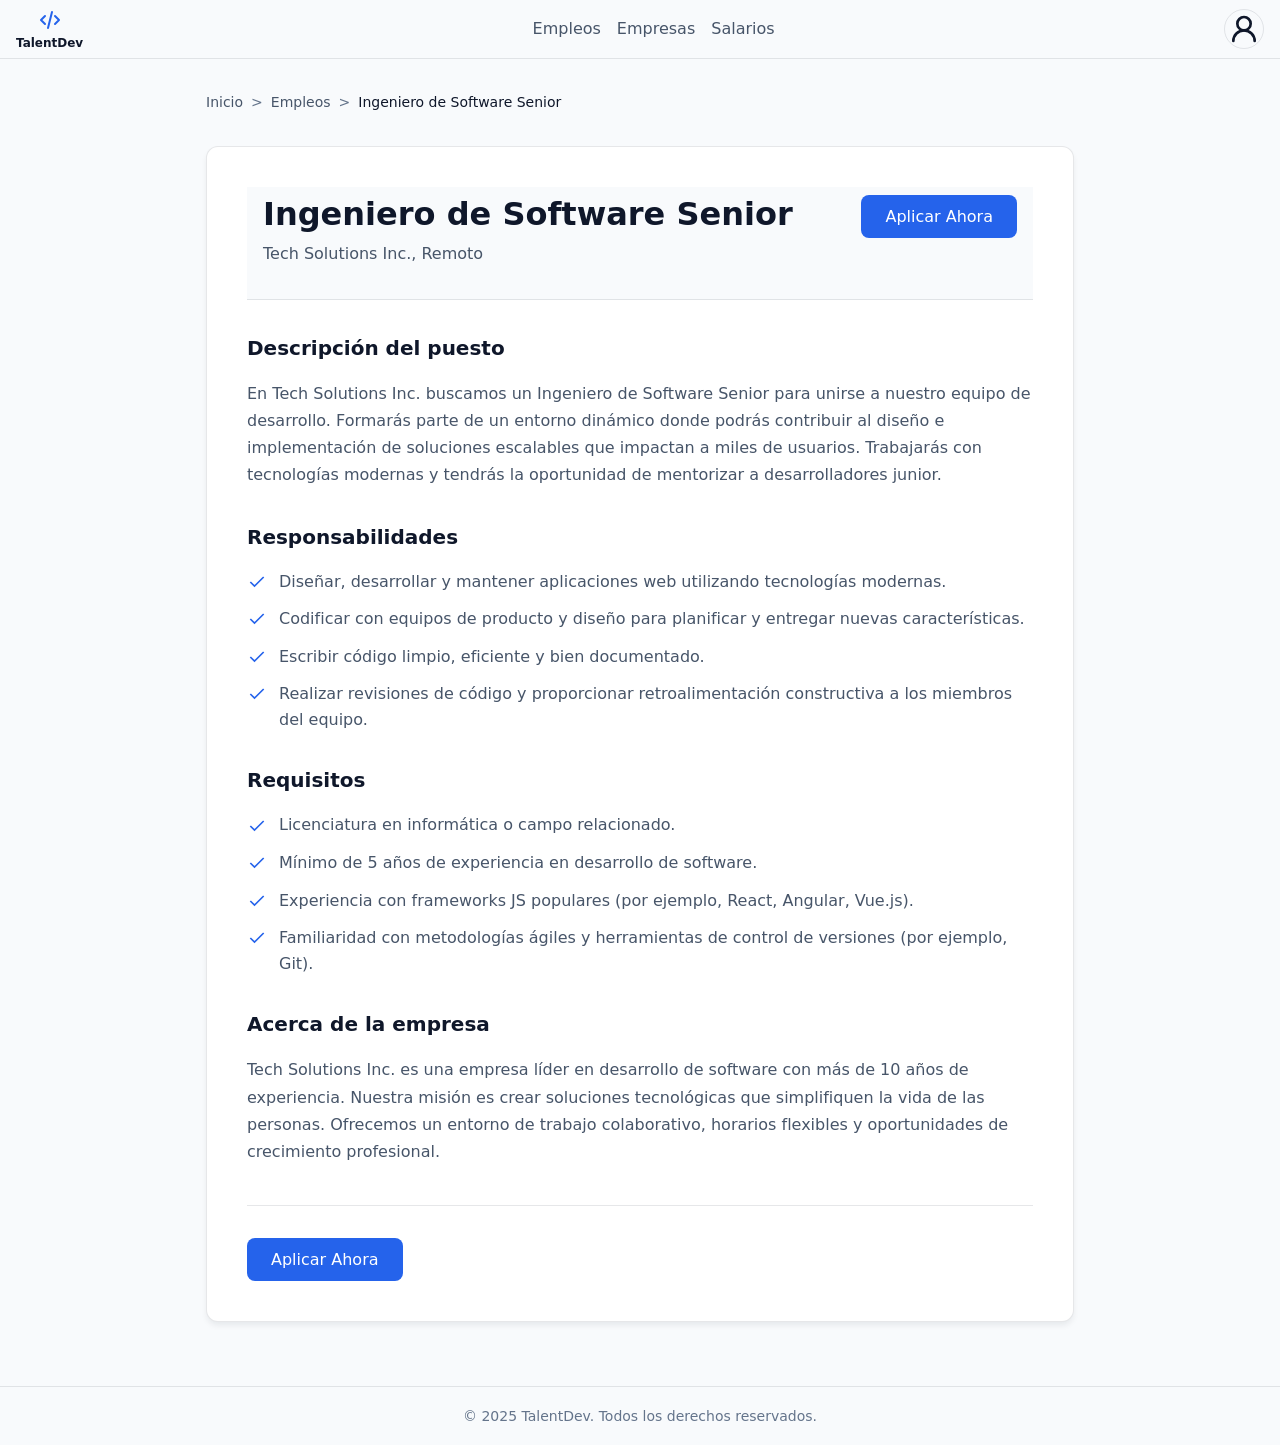
<file: descriempleo.html>
<!DOCTYPE html>
<html lang="es">
<head>
  <meta charset="UTF-8">
  <meta name="viewport" content="width=device-width, initial-scale=1.0">
  <title>Detalles de la Oferta - TalentDev</title>
  <link rel="stylesheet" href="style.css">
</head>
<body>
  <header>
    <a href="index.html" class="logo">
      <div class="logo-container">
        <svg xmlns="http://www.w3.org/2000/svg" width="24" height="24" viewBox="0 0 24 24" fill="none" stroke="currentColor" stroke-width="2" stroke-linecap="round" stroke-linejoin="round" class="logo-icon">
          <path stroke="none" d="M0 0h24v24H0z" fill="none"/>
          <path d="M7 8l-4 4l4 4" />
          <path d="M17 8l4 4l-4 4" />
          <path d="M14 4l-4 16" />
        </svg>
        <h1>TalentDev</h1>
      </div>
    </a>

    <nav aria-label="Navegación principal">
      <a href="Empleos.html">Empleos</a>
      <a href="#">Empresas</a>
      <a href="#">Salarios</a>
    </nav>

    <button type="button" class="profile-button" aria-label="Abrir menú de perfil">
      <svg xmlns="http://www.w3.org/2000/svg" width="32" height="32" viewBox="0 0 24 24" fill="none" stroke="currentColor" stroke-width="2" stroke-linecap="round" stroke-linejoin="round">
        <circle cx="12" cy="8" r="5"></circle>
        <path d="M20 21a8 8 0 0 0-16 0"></path>
      </svg>
    </button>
  </header>

  <main class="descriempleo-main">
    <!-- Breadcrumbs -->
    <nav class="descriempleo-breadcrumbs" aria-label="Ruta de navegación">
      <a href="index.html">Inicio</a>
      <span class="descriempleo-breadcrumb-sep" aria-hidden="true">&gt;</span>
      <a href="Empleos.html">Empleos</a>
      <span class="descriempleo-breadcrumb-sep" aria-hidden="true">&gt;</span>
      <span class="descriempleo-breadcrumb-current" id="breadcrumb-title">Cargando...</span>
    </nav>

    <article class="descriempleo-article" id="job-detail">
      <!-- Encabezado del puesto -->
      <header class="descriempleo-header">
        <div class="descriempleo-header-content">
          <h1 class="descriempleo-title" id="job-title">Cargando...</h1>
          <p class="descriempleo-company-location" id="job-company">Cargando...</p>
        </div>
        <button type="button" class="descriempleo-apply-btn" id="apply-btn-header">Aplicar Ahora</button>
      </header>

      <!-- Descripción del puesto -->
      <section class="descriempleo-section">
        <h2>Descripción del puesto</h2>
        <p id="job-description" class="descriempleo-text">Cargando...</p>
      </section>

      <!-- Responsabilidades -->
      <section class="descriempleo-section">
        <h2>Responsabilidades</h2>
        <ul class="descriempleo-list" id="job-responsibilities">
          <li>Cargando...</li>
        </ul>
      </section>

      <!-- Requisitos -->
      <section class="descriempleo-section">
        <h2>Requisitos</h2>
        <ul class="descriempleo-list" id="job-requirements">
          <li>Cargando...</li>
        </ul>
      </section>

      <!-- Acerca de la empresa -->
      <section class="descriempleo-section">
        <h2>Acerca de la empresa</h2>
        <p id="job-about" class="descriempleo-text">Cargando...</p>
      </section>

      <!-- Botón aplicar al final -->
      <div class="descriempleo-apply-bottom">
        <button type="button" class="descriempleo-apply-btn" id="apply-btn-footer">Aplicar Ahora</button>
      </div>
    </article>
  </main>

  <footer id="contacto">
    <small>© 2025 TalentDev. Todos los derechos reservados.</small>
  </footer>

  <script src="descriempleo.js" type="module"></script>
</body>
</html>
</file>
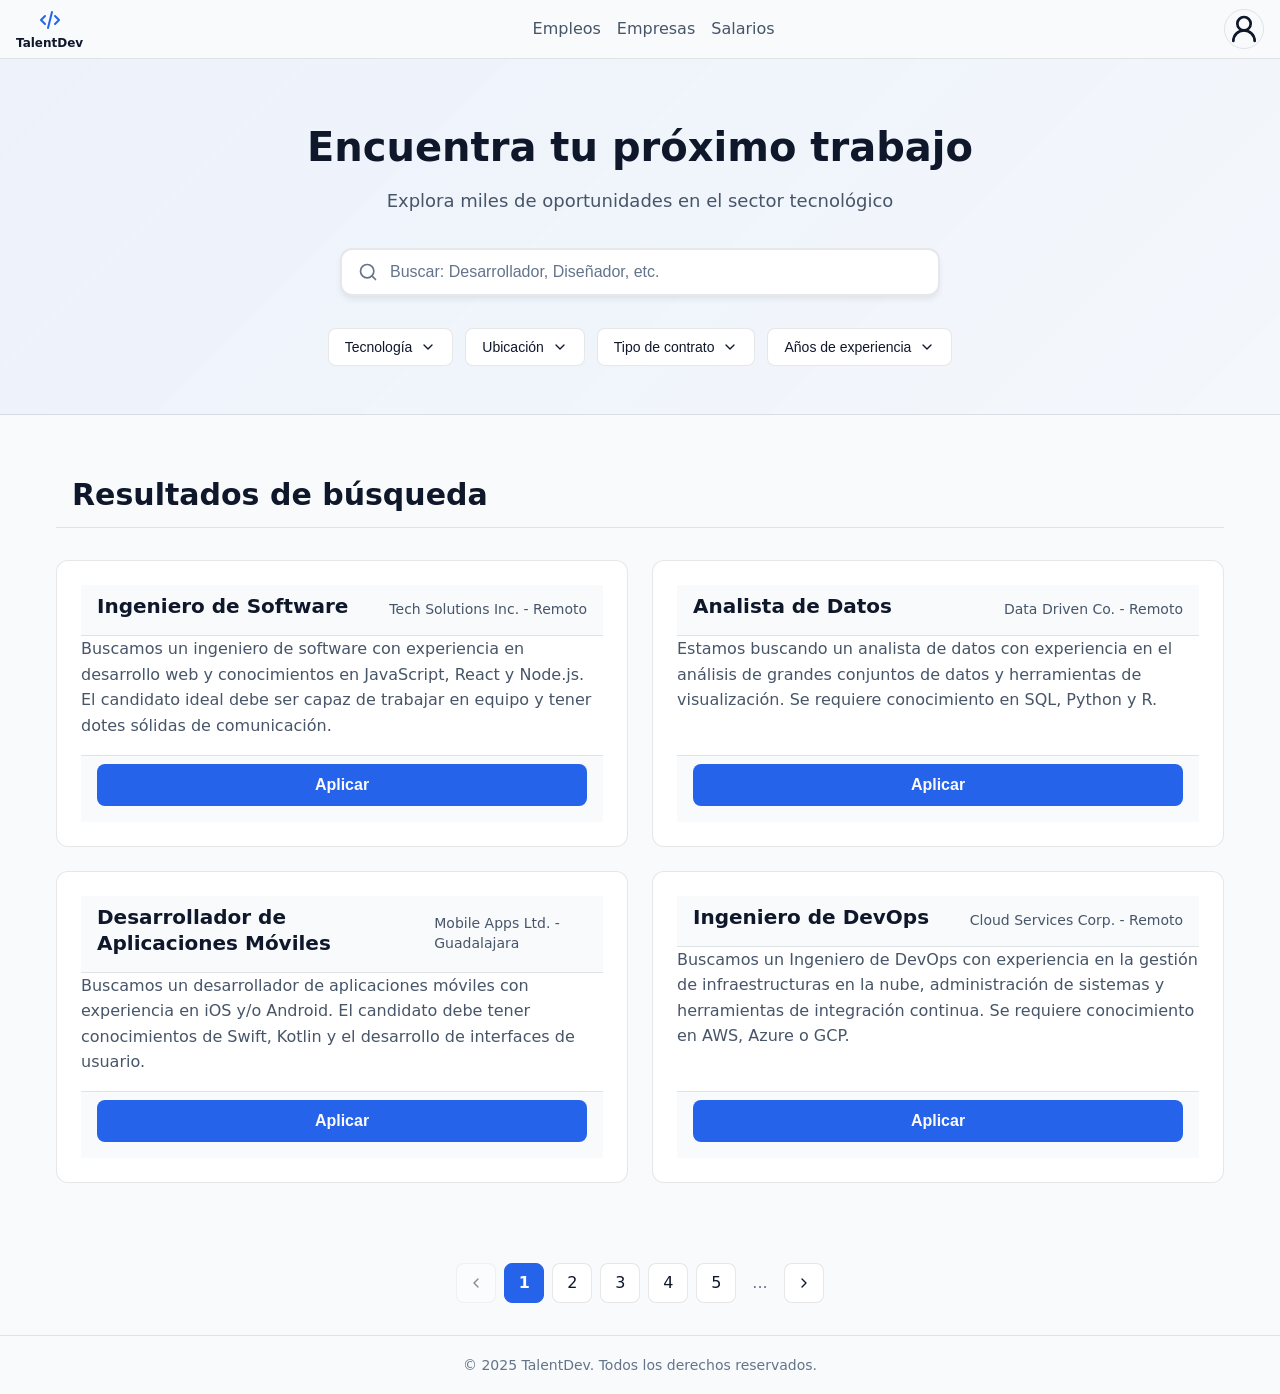
<file: Empleos.html>
<!DOCTYPE html>
<!-- 
  DOCTYPE: Declara que este es un documento HTML5.
  Es la primera línea obligatoria en cualquier documento HTML.
-->
<html lang="es">
<!-- 
  <html>: Elemento raíz del documento.
  lang="es": Indica que el idioma principal es español (importante para accesibilidad y SEO).
-->
<head>
  <!-- 
    <head>: Contiene metadatos e información que no se muestra visualmente,
    pero es crucial para el navegador y los motores de búsqueda.
  -->
  <meta charset="UTF-8">
  <!-- 
    charset: Define la codificación de caracteres (UTF-8 soporta todos los idiomas).
    Sin esto, caracteres especiales como ñ, á, é pueden verse mal.
  -->
  <meta name="viewport" content="width=device-width, initial-scale=1.0">
  <!-- 
    viewport: Configura cómo se muestra en dispositivos móviles.
    width=device-width: El ancho se adapta al dispositivo.
    initial-scale=1.0: Sin zoom inicial (escala 100%).
  -->
  <title>Empleos - TalentDev</title>
  <!-- 
    <title>: Aparece en la pestaña del navegador y en los resultados de búsqueda.
    Importante para SEO y experiencia de usuario.
  -->
  <link rel="stylesheet" href="style.css">
  <script src="script.js" type="module"></script>
  <!-- 
    <link>: Enlaza el archivo CSS externo.
    rel="stylesheet": Indica que es una hoja de estilos.
    href: Ruta al archivo CSS.
  -->

</head>

<body>
  <!-- 
    <body>: Contiene todo el contenido visible de la página.
    Aquí va todo lo que el usuario verá.
  -->

  <!-- ============================================ -->
  <!-- PASO 1: HEADER MEJORADO -->
  <!-- ============================================ -->
  <header>
    <!-- 
      <header>: Elemento semántico HTML5 que representa la cabecera de la página.
      Mejora la accesibilidad y el SEO al indicar claramente qué es.
    -->

    <!-- Logo como enlace al inicio -->
    <a href="index.html" class="logo">
      <!-- 
        <a>: Elemento de enlace (anchor).
        href="index.html": Ruta a la página de inicio.
        class="logo": Clase CSS para estilizar el logo.
      -->
      <div class="logo-container">
        <!-- 
          <div>: Contenedor para el logo (icono + texto).
          class="logo-container": Clase para estilizar el contenedor del logo.
        -->
        <svg xmlns="http://www.w3.org/2000/svg" width="24" height="24" viewBox="0 0 24 24" fill="none" stroke="currentColor" stroke-width="2" stroke-linecap="round" stroke-linejoin="round" class="logo-icon">
          <!-- 
            <svg>: Icono de código para representar el logo de TalentDev.
            class="logo-icon": Clase para estilizar el icono.
            stroke="currentColor": Usa el color del texto del elemento padre.
          -->
          <path stroke="none" d="M0 0h24v24H0z" fill="none"/>
          <path d="M7 8l-4 4l4 4" />
          <path d="M17 8l4 4l-4 4" />
          <path d="M14 4l-4 16" />
        </svg>
        <h1>TalentDev</h1>
        <!-- 
          <h1>: Título principal de la página, ahora debajo del icono.
          Solo debe haber uno por página.
        -->
      </div>
    </a>

    <!-- Navegación principal -->
    <nav aria-label="Navegación principal">
      <!-- 
        <nav>: Elemento semántico para menús de navegación.
        aria-label: Describe el propósito del nav para lectores de pantalla (accesibilidad).
      -->
      <a href="Empleos.html" aria-current="page">Empleos</a>
      <!-- 
        aria-current="page": Indica que este es el enlace de la página actual.
        Mejora la accesibilidad para usuarios con lectores de pantalla.
      -->
      <a href="#">Empresas</a>
      <!-- 
        href="#": Enlace temporal (no lleva a ningún lado aún).
        El # es un placeholder común durante el desarrollo.
      -->
      <a href="#">Salarios</a>
    </nav>

    <!-- Icono de perfil -->
    <button type="button" class="profile-button" aria-label="Abrir menú de perfil">
      <!-- 
        <button>: Botón interactivo.
        type="button": Evita que se comporte como submit si está dentro de un form.
        class="profile-button": Clase para estilizar.
        aria-label: Descripción para accesibilidad (no hay texto visible, solo icono).
      -->
      <svg xmlns="http://www.w3.org/2000/svg" width="32" height="32" viewBox="0 0 24 24" fill="none" stroke="currentColor" stroke-width="2" stroke-linecap="round" stroke-linejoin="round">
        <!-- 
          <svg>: Gráficos vectoriales escalables (iconos).
          xmlns: Define el namespace XML para SVG.
          width/height: Dimensiones del icono.
          viewBox: Define el sistema de coordenadas interno.
          stroke: Color del trazo (currentColor usa el color del texto del elemento padre).
        -->
        <circle cx="12" cy="8" r="5"></circle>
        <!-- Círculo para la cabeza del avatar -->
        <path d="M20 21a8 8 0 0 0-16 0"></path>
        <!-- Línea curva para el cuerpo del avatar -->
      </svg>
    </button>
  </header>

    <!-- ============================================ -->
    <!-- PASO 2: HERO SECTION -->
    <!-- ============================================ -->
    <main>
      <!-- 
        <main>: Elemento semántico HTML5 que contiene el contenido principal de la página.
        Solo debe haber uno por página. Mejora SEO y accesibilidad.
      -->

      <section class="empleos-hero-section">
      <!-- 
        <section>: Agrupa contenido temáticamente relacionado.
        class="hero-section": Clase para estilizar esta sección específicamente.
      -->

      <!-- Título principal del hero -->
      <h2>Encuentra tu próximo trabajo</h2>
      <!-- 
        <h2>: Subtítulo de nivel 2 (el h1 está en el header como logo).
        Jerarquía: h1 > h2 > h3 > h4 > h5 > h6
      -->

      <!-- Subtítulo descriptivo -->
      <p class="hero-subtitle">Explora miles de oportunidades en el sector tecnológico</p>
      <!-- 
        <p>: Párrafo de texto.
        class="hero-subtitle": Clase específica para estilizar este subtítulo.
      -->

      <!-- Formulario de búsqueda -->
      <form role="search" class="empleos-search-form">
        <!-- 
          <form>: Contenedor para elementos de formulario.
          role="search": Indica que es un formulario de búsqueda (accesibilidad).
          class="search-form": Clase para estilizar el formulario.
        -->
        <div class="empleos-search-container">
          <!-- 
            <div>: Contenedor genérico sin significado semántico.
            Úsalo para agrupar elementos cuando no hay un elemento semántico apropiado.
            class="empleos-search-container": Clase para el contenedor de búsqueda.
          -->
          <span class="empleos-search-icon" aria-hidden="true">
            <!-- 
              <span>: Elemento inline genérico (sin significado semántico).
              aria-hidden="true": Oculta este elemento decorativo de los lectores de pantalla.
            -->
            <svg xmlns="http://www.w3.org/2000/svg" width="20" height="20" viewBox="0 0 24 24" fill="none" stroke="currentColor" stroke-width="2" stroke-linecap="round" stroke-linejoin="round">
              <circle cx="11" cy="11" r="8"></circle>
              <path d="m21 21-4.3-4.3"></path>
            </svg>
            <!-- Icono de lupa SVG -->
          </span>

          <input
            type="text"
            name="search"
            id="job-search"
            placeholder="Buscar: Desarrollador, Diseñador, etc."
            aria-label="Buscar empleos"
            autocomplete="off"
          >
          <!-- 
            <input>: Campo de entrada de texto.
            type="text": Tipo de input (texto plano).
            name="search": Nombre del campo (importante para formularios).
            id="job-search": Identificador único (para asociar con <label>).
            placeholder: Texto de ejemplo que desaparece al escribir.
            aria-label: Descripción para accesibilidad (si no hay <label> visible).
            autocomplete="off": Desactiva autocompletado del navegador.
          -->
        </div>
      </form>

      <!-- ============================================ -->
      <!-- PASO 3: FILTROS -->
      <!-- ============================================ -->
      <div class="empleos-filters-container">
        <!-- 
          <div>: Contenedor para agrupar los botones de filtro.
          class="filters-container": Clase para estilizar el contenedor de filtros.
        -->
        
        <button type="button" class="empleos-filter-button" data-filter="tecnologia">
          <!-- 
            <button>: Botón interactivo para filtrar.
            type="button": No envía formulario, solo ejecuta acción.
            class="filter-button": Clase para estilizar todos los botones de filtro.
            data-filter: Atributo personalizado para identificar el tipo de filtro (útil para JavaScript).
          -->
          <span>Tecnología</span>
          <!-- 
            <span>: Contenedor inline para el texto del botón.
            Permite estilizar el texto independientemente si es necesario.
          -->
          <svg xmlns="http://www.w3.org/2000/svg" width="16" height="16" viewBox="0 0 24 24" fill="none" stroke="currentColor" stroke-width="2" stroke-linecap="round" stroke-linejoin="round">
            <!-- Icono de chevron (flecha hacia abajo) para indicar que es desplegable -->
            <polyline points="6 9 12 15 18 9"></polyline>
          </svg>
        </button>

        <button type="button" class="empleos-filter-button" data-filter="ubicacion">
          <span>Ubicación</span>
          <svg xmlns="http://www.w3.org/2000/svg" width="16" height="16" viewBox="0 0 24 24" fill="none" stroke="currentColor" stroke-width="2" stroke-linecap="round" stroke-linejoin="round">
            <polyline points="6 9 12 15 18 9"></polyline>
          </svg>
        </button>

        <button type="button" class="empleos-filter-button" data-filter="tipo-contrato">
          <span>Tipo de contrato</span>
          <svg xmlns="http://www.w3.org/2000/svg" width="16" height="16" viewBox="0 0 24 24" fill="none" stroke="currentColor" stroke-width="2" stroke-linecap="round" stroke-linejoin="round">
            <polyline points="6 9 12 15 18 9"></polyline>
          </svg>
        </button>

        <button type="button" class="empleos-filter-button" data-filter="experiencia">
          <span>Años de experiencia</span>
          <svg xmlns="http://www.w3.org/2000/svg" width="16" height="16" viewBox="0 0 24 24" fill="none" stroke="currentColor" stroke-width="2" stroke-linecap="round" stroke-linejoin="round">
            <polyline points="6 9 12 15 18 9"></polyline>
          </svg>
        </button>
      </div>
    </section>

    <!-- ============================================ -->
    <!-- PASO 4: SECCIÓN DE RESULTADOS -->
    <!-- ============================================ -->
    <section class="empleos-results-section">
      <!-- 
        <section>: Sección semántica para agrupar los resultados de búsqueda.
        class="results-section": Clase para estilizar esta sección.
      -->

      <header class="empleos-results-header">
        <!-- 
          <header>: Dentro de una sección, representa el encabezado de esa sección.
          No confundir con el <header> principal de la página.
        -->
        <h2>Resultados de búsqueda</h2>
        <!-- Título de la sección de resultados -->
      </header>

      <!-- Contenedor de tarjetas de empleos -->
      <div class="empleos-jobs-container">
        <!-- 
          <div>: Contenedor para las tarjetas de empleos.
          class="jobs-container": Clase para crear el grid o layout de las tarjetas.
        -->

        <!-- Tarjeta de empleo 1 -->
        <article class="empleos-job-card" data-job-id="1">
          <!-- 
            <article>: Elemento semántico HTML5 para contenido independiente y autocontenido.
            Perfecto para tarjetas de empleos porque cada una es un "artículo" completo.
          -->
          <a href="descriempleo.html?id=1" class="empleos-job-card-link">
            <header class="empleos-job-card-header">
              <!-- Encabezado de la tarjeta con título y empresa -->
              <h3>Ingeniero de Software</h3>
              <!-- 
                <h3>: Título del puesto (nivel 3 en la jerarquía).
                Es el título más importante dentro de cada tarjeta.
              -->
              <p class="company-info">Tech Solutions Inc. - Remoto</p>
              <!-- 
                <p>: Información de la empresa y ubicación.
                class="company-info": Clase para estilizar esta información específicamente.
              -->
            </header>

            <div class="empleos-job-card-body">
              <!-- 
                <div>: Cuerpo de la tarjeta (descripción).
                class="job-card-body": Clase para el contenido principal de la tarjeta.
              -->
              <p>
                Buscamos un ingeniero de software con experiencia en desarrollo web 
                y conocimientos en JavaScript, React y Node.js. El candidato ideal 
                debe ser capaz de trabajar en equipo y tener dotes sólidas de comunicación.
              </p>
              <!-- Descripción del empleo -->
            </div>
          </a>

          <footer class="empleos-job-card-footer">
            <!-- 
              <footer>: Pie de la tarjeta (botón de acción).
              Dentro de un <article>, representa información adicional o acciones.
            -->
            <button type="button" class="empleos-apply-button">
              <!-- 
                <button>: Botón para aplicar al empleo.
                type="button": No envía formulario.
                class="apply-button": Clase para estilizar el botón de aplicar.
              -->
              Aplicar
            </button>
          </footer>
        </article>

        <!-- Tarjeta de empleo 2 -->
        <article class="empleos-job-card" data-job-id="2">
          <a href="descriempleo.html?id=2" class="empleos-job-card-link">
            <header class="empleos-job-card-header">
              <h3>Analista de Datos</h3>
              <p class="company-info">Data Driven Co. - Remoto</p>
            </header>

            <div class="empleos-job-card-body">
              <p>
                Estamos buscando un analista de datos con experiencia en el análisis 
                de grandes conjuntos de datos y herramientas de visualización. 
                Se requiere conocimiento en SQL, Python y R.
              </p>
            </div>
          </a>

          <footer class="empleos-job-card-footer">
            <button type="button" class="empleos-apply-button">Aplicar</button>
          </footer>
        </article>

        <!-- Tarjeta de empleo 3 -->
        <article class="empleos-job-card" data-job-id="3">
          <a href="descriempleo.html?id=3" class="empleos-job-card-link">
            <header class="empleos-job-card-header">
              <h3>Desarrollador de Aplicaciones Móviles</h3>
              <p class="company-info">Mobile Apps Ltd. - Guadalajara</p>
            </header>

            <div class="empleos-job-card-body">
              <p>
                Buscamos un desarrollador de aplicaciones móviles con experiencia 
                en iOS y/o Android. El candidato debe tener conocimientos de Swift, 
                Kotlin y el desarrollo de interfaces de usuario.
              </p>
            </div>
          </a>

          <footer class="empleos-job-card-footer">
            <button type="button" class="empleos-apply-button">Aplicar</button>
          </footer>
        </article>

        <!-- Tarjeta de empleo 4 -->
        <article class="empleos-job-card" data-job-id="4">
          <a href="descriempleo.html?id=4" class="empleos-job-card-link">
            <header class="empleos-job-card-header">
              <h3>Ingeniero de DevOps</h3>
              <p class="company-info">Cloud Services Corp. - Remoto</p>
            </header>

            <div class="empleos-job-card-body">
              <p>
                Buscamos un Ingeniero de DevOps con experiencia en la gestión de 
                infraestructuras en la nube, administración de sistemas y herramientas 
                de integración continua. Se requiere conocimiento en AWS, Azure o GCP.
              </p>
            </div>
          </a>

          <footer class="empleos-job-card-footer">
            <button type="button" class="empleos-apply-button">Aplicar</button>
          </footer>
        </article>
      </div>
    </section>

    <!-- ============================================ -->
    <!-- PASO 5: PAGINACIÓN -->
    <!-- ============================================ -->
    <nav class="empleos-pagination" aria-label="Navegación de páginas">
      <!-- 
        <nav>: Elemento semántico para navegación.
        class="pagination": Clase específica para la paginación.
        aria-label: Describe el propósito de esta navegación.
      -->
      <button type="button" class="empleos-pagination-button" aria-label="Página anterior" disabled>
        <!-- 
          <button>: Botón para ir a la página anterior.
          disabled: Deshabilitado porque estamos en la primera página.
          aria-label: Descripción para accesibilidad.
        -->
        <svg xmlns="http://www.w3.org/2000/svg" width="16" height="16" viewBox="0 0 24 24" fill="none" stroke="currentColor" stroke-width="2" stroke-linecap="round" stroke-linejoin="round">
          <!-- Icono de flecha hacia la izquierda -->
          <polyline points="15 18 9 12 15 6"></polyline>
        </svg>
      </button>

      <div class="empleos-pagination-numbers">
        <!-- 
          <div>: Contenedor para los números de página.
          class="pagination-numbers": Clase para estilizar los números.
        -->
        <a href="#" class="empleos-pagination-number active" aria-label="Página 1" aria-current="page">1</a>
        <!-- 
          <a>: Enlace a una página específica.
          class="empleos-pagination-number active": Clase para el número activo (página actual).
          aria-current="page": Indica que esta es la página actual (accesibilidad).
        -->
        <a href="#" class="empleos-pagination-number" aria-label="Página 2">2</a>
        <a href="#" class="empleos-pagination-number" aria-label="Página 3">3</a>
        <a href="#" class="empleos-pagination-number" aria-label="Página 4">4</a>
        <a href="#" class="empleos-pagination-number" aria-label="Página 5">5</a>
        
        <span class="empleos-pagination-ellipsis" aria-hidden="true">...</span>
        <!-- 
          <span>: Elemento decorativo para los puntos suspensivos.
          aria-hidden="true": Oculta de lectores de pantalla (es solo decorativo).
        -->
      </div>

      <button type="button" class="empleos-pagination-button" aria-label="Página siguiente">
        <!-- Botón para ir a la página siguiente -->
        <svg xmlns="http://www.w3.org/2000/svg" width="16" height="16" viewBox="0 0 24 24" fill="none" stroke="currentColor" stroke-width="2" stroke-linecap="round" stroke-linejoin="round">
          <!-- Icono de flecha hacia la derecha -->
          <polyline points="9 18 15 12 9 6"></polyline>
        </svg>
      </button>
    </nav>

  </main>

  <!-- ============================================ -->
  <!-- FOOTER -->
  <!-- ============================================ -->
  <footer id="contacto">
    <!-- 
      <footer>: Elemento semántico HTML5 para el pie de página.
      id="contacto": ID para enlaces internos (como el del header en index.html).
    -->
    <small>© 2025 TalentDev. Todos los derechos reservados.</small>
    <!-- 
      <small>: Elemento semántico para texto de tamaño pequeño o información legal.
      Perfecto para copyrights y avisos legales.
    -->
  </footer>

</body>
</html>
</file>
<file: style.css>
/* ============================================ */
/* ESTILOS COMPARTIDOS - INDEX Y EMPLEOS */
/* ============================================ */

* {
    margin: 0;
    padding: 0;
    box-sizing: border-box;
  }
  
  :root {
    /* Colores principales - Azul confianza y profesionalismo */
    --primary: #2563eb;
    --primary-dark: #1e40af;
    --primary-hover: #3b82f6;
    --primary-light: #60a5fa;
    /* Fondo claro y acogedor */
    --background: #f8fafc;
    /* Textos - Oscuros para buena legibilidad sobre fondo claro */
    --text-primary: #0f172a;
    --text-secondary: #475569;
    --text-muted: #64748b;
    /* Bordes sutiles */
    --border: rgba(15, 23, 42, 0.1);
    /* Tarjetas blancas con sombras suaves */
    --card-bg: #ffffff;
    --shadow: rgba(15, 23, 42, 0.08);
    /* Inputs con fondo blanco */
    --input-bg: #ffffff;
    --hsla-example: hsla(210, 100%, 56%, 1);
  }
  
  
  @font-face {
    font-family: 'Inter Variable';
    font-style: normal;
    font-display: swap;
    font-weight: 100 900;
    src: url(https://cdn.jsdelivr.net/fontsource/fonts/inter:vf@latest/latin-wght-normal.woff2) format('woff2-variations');
    unicode-range: U+0000-00FF,U+0131,U+0152-0153,U+02BB-02BC,U+02C6,U+02DA,U+02DC,U+0304,U+0308,U+0329,U+2000-206F,U+20AC,U+2122,U+2191,U+2193,U+2212,U+2215,U+FEFF,U+FFFD;
  }
  
  
  body {
    font-family: system-ui;
    background-color: var(--background);
    color: var(--text-primary);
    min-height: 100vh;
    display: flex;
    flex-direction: column;
    line-height: 1.6;
  }
  
  
  
  /* Títulos principales */
  h1 {
    font-size: 1.5rem;
    line-height: 1.2;
    text-wrap: balance;
    display: flex;
    align-items: center;
    gap: 0.5rem;
  
    svg {
      width: 2rem;
      height: 2rem;
      color: var(--primary-light);
    }
  }
  
  h1 + p {
    text-wrap: balance;
    margin-bottom: 2rem
  }
  
  /* Header - Estilos Compartidos */
  header {
    border-bottom: 1px solid var(--border);
    background: var(--background);
    padding: .5rem 1rem;
    display: flex;
    align-items: center;
    justify-content: space-between;
    gap: 2rem;

    /* Logo como enlace (para Empleos) */
    .logo {
      text-decoration: none;
      color: var(--text-primary);
      transition: opacity 0.2s;

      &:hover {
        opacity: 0.8;
      }
    }

    /* Contenedor del logo - Compartido entre index y empleos */
    .logo-container {
      /* 
        Contenedor del logo con icono y texto.
        Funciona tanto directamente en header (index) como dentro de .logo (empleos).
      */
      display: flex;
      flex-direction: column;
      /* 
        flex-direction: column: Coloca el icono arriba y el texto debajo.
      */
      align-items: center;
      /* 
        align-items: center: Centra horizontalmente el icono y el texto.
      */
      gap: 0.25rem;
      /* 
        gap: 0.25rem: Pequeño espacio entre el icono y el texto.
      */

      .logo-icon {
        /* 
          Estilos para el icono del logo.
        */
        color: var(--primary);
        /* 
          color: Usa el color primario para el icono.
        */
        flex-shrink: 0;
        /* 
          flex-shrink: 0: El icono mantiene su tamaño, no se encoge.
        */
      }

      h1, h2 {
        /* 
          Estilos para títulos del logo (h1 en empleos, h2 en index).
        */
        font-size: 0.75rem;
        /* 
          font-size: 0.75rem (12px) - Tamaño pequeño para el título.
        */
        font-weight: 700;
        color: var(--text-primary);
        margin: 0;
        /* 
          margin: 0: Elimina márgenes por defecto para mejor control.
        */
        line-height: 1.2;
        /* 
          line-height: 1.2: Espaciado compacto para el texto.
        */
      }
    }
  }
  
  /* Navegación del header a otras páginas */
  nav {
    align-items: center;
    gap: 1rem;
    display: flex;
  
    a {
      text-decoration: none;
      color: var(--text-secondary);
      transition: color 0.2s;
      font-weight: 500;
  
      &:hover, &:focus {
        color: var(--primary);
        outline: none;
      }
    }
  }
  
  /* Botones del Header */
  header div a {
    padding: 0.5rem 1rem;
    border-radius: 0.5rem;
    background-color: var(--primary);
    color: white;
    display: inline-block;
    font-size: 0.875rem;
    font-weight: 700;
    text-decoration: none;
    transition: background-color 0.2s;

    &:hover {
      background-color: var(--primary-hover);
    }
  }
  
  /* ============================================ */
/* ============================================ */
/* ESTILOS ESPECÍFICOS PARA PÁGINA INDEX */
/* Prefijo: .index- */
/* ============================================ */

  /* Hero Section de Index */
  .index-hero-section {
    height: 500px;
    text-align: center;
    display: flex;
    flex-direction: column;
    justify-content: center;
    align-items: center;
    position: relative;

    h1 {
      padding-top: 36px;
      color: var(--text-primary);
    }

    p {
      color: var(--text-secondary);
    }
  
    & > img {
      position: absolute;
      width: 100%;
      height: 100%;
      object-fit: cover;
      z-index: -1;
      left: 0;
      right: 0;
      mask-image: linear-gradient(to bottom, rgba(248, 250, 252, 0.95) 5%, rgba(248, 250, 252, 0) 80%);
    }
  }
  
  /* Formulario de Búsqueda de Index */
  .index-search-form {
    max-width: 42rem;
    width: 100%;
    margin: 0 auto;
    padding-inline: 1rem;
  }
  
  .index-search-form > div {
    display: flex;
    align-items: center;
    background-color: var(--input-bg);
    border-radius: 0.5rem;
    box-shadow: 0 10px 15px -3px var(--shadow);
    padding: 0.5rem;
    gap: 0.5rem;
  }
  
  .index-search-form span {
    padding-left: 0.75rem;
    color: var(--text-muted);
    display: flex;
    align-items: center;
    flex-shrink: 0;
  }
  
  .index-search-form input[type="text"] {
    flex: 1;
    background: transparent;
    border: none;
    outline: none;
    color: var(--text-primary);
    padding: 0.75rem 0.5rem;
    font-size: 1rem;
    font-family: inherit;
  }
  
  .index-search-form input[type="text"]::placeholder {
    color: var(--text-muted);
  }
  
  /* Estilos base para botones - Solo aplica a botones sin clases específicas */
  button:not(.empleos-filter-button):not(.empleos-apply-button):not(.empleos-pagination-button):not(.index-video-button):not(.video-modal-close):not(.profile-button) {
    /* 
      :not(): Excluye botones con clases específicas para evitar conflictos.
      Solo aplica estilos a botones genéricos sin clase específica.
    */
    padding: 0.75rem 1.5rem;
    border-radius: 0.5rem;
    background-color: var(--primary);
    color: white;
    font-weight: 400;
    border: none;
    cursor: pointer;
    transition: all 0.2s;
    font-family: inherit;
    font-size: 1rem;
    white-space: nowrap;
  
    &:hover, /* pseudo-clase que significa que el ratón está encima */
    &:focus { /* pseudo-clase que significa que el elemento tiene el foco */
      background-color: var(--primary-hover);
      outline: 2px solid white;
      outline-offset: 2px;
    }
  
    &:active { 
      transform: scale(0.90)
    }
  
    &:disabled {
      opacity: .5;
      pointer-events: none;
    }
  }
  
  /* Features Section de Index */
  .index-features-section {
    padding-inline: 1rem;
    background-color: var(--background);
    padding-top: 2rem;
  
    & > header {
      gap: 2px;
      flex-direction: column;
  
      h2 {
        margin-bottom: 0;
      }
  
      p {
        opacity: .75;
      }
    }
  
    & > div {
      max-width: 1280px;
      margin: 0 auto;
    }

    h2 {
      font-size: 1.875rem;
      font-weight: 700;
      color: var(--text-primary);
      margin-bottom: 1rem;
    }
  
    & > div > div:first-child > p {
      font-size: 1.125rem;
      color: var(--text-muted);
      max-width: 42rem;
      margin: 0 auto;
    }

    /* Botón de video en la sección de features */
    header > div:first-child {
      display: flex;
      align-items: center;
      justify-content: center;
      gap: 1rem;
      margin-bottom: 1rem;
      flex-direction: row;
    }
  
    /* Grid de Features */
    footer {
      display: grid;
      grid-template-columns: repeat(auto-fit, minmax(280px, 1fr));
      gap: 16px;
    }
  }

  /* Botón de video de Index */
  .index-video-button {
    width: 48px;
    height: 48px;
    border-radius: 50%;
    background-color: #fbbf24;
    border: none;
    cursor: pointer;
    display: flex;
    align-items: center;
    justify-content: center;
    padding: 0;
    flex-shrink: 0;
    transition: transform 0.2s, background-color 0.2s;

    &:hover {
      background-color: #f59e0b;
      transform: scale(1.05);
    }

    &:active {
      transform: scale(0.95);
    }

    svg {
      width: 24px;
      height: 24px;
      fill: black;
    }
  }
  
  /* Feature Cards */
  /* article {
    background-color: var(--card-bg);
    padding: 2rem;
    margin-bottom: 16px;
    border-radius: 0.5rem;                   
    box-shadow: 0px 1px 3px 0 var(--shadow); 
  
    svg {
      color: var(--primary-light);          
      background: rgba(0, 153, 255, 0.3);  
      border-radius: 9999px;               
      width: 64px;                         
      height: 64px;                        
      padding: 16px;                       
    }
  
    h3 {
      font-weight: 500;
    }
  
    p {
      color: var(--text-muted);
    }
  } */
  
  /* Footer */
  footer {
    background-color: var(--background);
    border-top: 1px solid var(--border);
    text-align: center;
    padding: 16px;
  
    small {
      color: var(--text-muted);
      font-size: 0.875rem;
    }
  }
  
  /* Tarjetas de características de Index */
  .index-feature-card {
    background-color: var(--card-bg);
    padding: 2rem;
    margin-bottom: 16px;
    border-radius: 0.5rem;
    box-shadow: 0px 1px 3px 0px var(--shadow);
    border: 1px solid var(--border);
    transition: box-shadow 0.2s, transform 0.2s;

    &:hover {
      box-shadow: 0px 4px 12px 0px rgba(37, 99, 235, 0.15);
      transform: translateY(-2px);
    }
  
    svg {
      color: var(--primary);
      background: rgba(37, 99, 235, 0.1);
      width: 64px;
      height: 64px;
      border-radius: 100%;
      padding: 16px;
    }
  
    p {
      color: var(--text-muted);
    }

    h3 {
      font-weight: 600;
      color: var(--text-primary);
      margin-top: 1rem;
      margin-bottom: 0.5rem;
    }
  }

/* ============================================ */
/* ESTILOS ESPECÍFICOS PARA PÁGINA DE EMPLEOS */
/* Prefijo: .empleos- */
/* ============================================ */

  header .profile-button {
    background: transparent;
    border: 1px solid var(--border);
    border-radius: 50%;
    width: 40px;
    height: 40px;
    display: flex;
    align-items: center;
    justify-content: center;
    cursor: pointer;
    transition: all 0.2s;
    padding: 0;

    &:hover {
      background-color: var(--card-bg);
      border-color: var(--primary);
    }

    svg {
      color: var(--text-primary);
    }
  }

  /* Hero Section para página de empleos */
  .empleos-hero-section {
    text-align: center;
    padding: 4rem 1rem 3rem;
    background: linear-gradient(135deg, rgba(37, 99, 235, 0.05) 0%, rgba(37, 99, 235, 0.02) 100%);
    border-bottom: 1px solid var(--border);

    h2 {
      font-size: 2.5rem;
      font-weight: 700;
      color: var(--text-primary);
      margin-bottom: 1rem;
      line-height: 1.2;
    }

    .hero-subtitle {
      font-size: 1.125rem;
      color: var(--text-secondary);
      margin-bottom: 2rem;
      max-width: 600px;
      margin-left: auto;
      margin-right: auto;
    }
  }

  /* Formulario de búsqueda mejorado de empleos */
  .empleos-search-form {
    max-width: 600px;
    margin: 0 auto 2rem;
  }

  .empleos-search-container {
    display: flex;
    align-items: center;
    background-color: var(--input-bg);
    border: 2px solid var(--border);
    border-radius: 0.75rem;
    padding: 0.75rem 1rem;
    gap: 0.75rem;
    transition: border-color 0.2s, box-shadow 0.2s;
    box-shadow: 0 4px 6px -1px var(--shadow);

    &:focus-within {
      border-color: var(--primary);
      box-shadow: 0 0 0 3px rgba(37, 99, 235, 0.1);
    }
  }

  .empleos-search-icon {
    color: var(--text-muted);
    display: flex;
    align-items: center;
    flex-shrink: 0;
  }

  .empleos-search-container input {
    flex: 1;
    border: none;
    outline: none;
    background: transparent;
    color: var(--text-primary);
    font-size: 1rem;
    padding: 0;

    &::placeholder {
      color: var(--text-muted);
    }
  }

  /* Contenedor de filtros de empleos */
  .empleos-filters-container {
    display: flex;
    flex-wrap: wrap;
    gap: 0.75rem;
    justify-content: center;
    max-width: 800px;
    margin: 0 auto;
  }

  .empleos-filter-button {
    display: flex;
    align-items: center;
    gap: 0.5rem;
    padding: 0.625rem 1rem;
    /* 
      padding: Espaciado interno del botón de filtro.
    */
    background-color: var(--card-bg);
    /* 
      background-color: Fondo blanco para los botones de filtro.
      Todos los botones de filtro deben verse iguales (blancos con borde).
    */
    border: 1px solid var(--border);
    /* 
      border: Borde sutil para los botones de filtro.
    */
    border-radius: 0.5rem;
    color: var(--text-primary);
    /* 
      color: Texto oscuro para contraste con fondo blanco.
    */
    font-size: 0.875rem;
    font-weight: 500;
    cursor: pointer;
    transition: all 0.2s;

    &:hover {
      background-color: var(--primary);
      /* 
        background-color: Azul al hacer hover.
      */
      color: white;
      /* 
        color: Texto blanco al hacer hover.
      */
      border-color: var(--primary);
    }

    svg {
      width: 16px;
      height: 16px;
      transition: transform 0.2s;
    }

    &:hover svg {
      transform: rotate(180deg);
    }
  }

  /* Sección de resultados de empleos */
  .empleos-results-section {
    padding: 3rem 1rem;
    max-width: 1200px;
    margin: 0 auto;
  }

  .empleos-results-header {
    margin-bottom: 2rem;

    h2 {
      font-size: 1.875rem;
      font-weight: 700;
      color: var(--text-primary);
    }
  }

  /* Contenedor de trabajos de empleos */
  .empleos-jobs-container {
    display: grid;
    grid-template-columns: repeat(2, 1fr);
    gap: 1.5rem;
    align-items: stretch;
    /* 
      align-items: stretch: Todas las tarjetas tienen la misma altura.
      Esto asegura que los botones queden alineados al fondo.
    */
  }

  /* Tarjetas de empleos */
  .empleos-job-card {
    background-color: var(--card-bg);
    border: 1px solid var(--border);
    border-radius: 0.75rem;
    padding: 1.5rem;
    transition: all 0.2s;
    display: flex;
    flex-direction: column;
    /* 
      flex-direction: column: Organiza el contenido verticalmente.
    */
    gap: 1rem;
    /* 
      gap: Espacio consistente entre elementos internos.
    */
    min-height: 0;
    /* 
      min-height: 0: Permite que las tarjetas se ajusten correctamente en el grid.
    */
    height: 100%;
    /* 
      height: 100%: Todas las tarjetas tienen la misma altura en el grid.
      Esto asegura que los botones queden alineados al fondo.
    */

    &:hover {
      box-shadow: 0 10px 25px -5px rgba(37, 99, 235, 0.15);
      transform: translateY(-2px);
      border-color: var(--primary);
    }
  }

  .empleos-job-card-header {
    /* 
      Header de la tarjeta - Ocupa solo el espacio necesario.
    */
    flex-shrink: 0;
    /* 
      flex-shrink: 0: El header no se encoge, mantiene su tamaño.
    */

    h3 {
      font-size: 1.25rem;
      font-weight: 600;
      color: var(--text-primary);
      margin: 0 0 0.5rem 0;
      line-height: 1.3;
      /* 
        line-height: 1.3: Espaciado consistente para títulos.
      */
    }

    .company-info {
      font-size: 0.875rem;
      color: var(--text-secondary);
      margin: 0;
      line-height: 1.4;
      /* 
        line-height: 1.4: Espaciado consistente para información de empresa.
      */
    }
  }

  /* Enlace de la tarjeta (título + descripción) hacia detalles */
  .empleos-job-card-link {
    text-decoration: none;
    color: inherit;
    display: flex;
    flex-direction: column;
    flex: 1;
    min-height: 0;
  }

  .empleos-job-card-link:hover h3,
  .empleos-job-card-link:focus h3 {
    color: var(--primary);
  }

  .empleos-job-card-body {
    flex: 1;
    /* 
      flex: 1: El cuerpo ocupa todo el espacio disponible.
      Esto empuja el footer (y el botón) hacia abajo.
    */
    min-height: 0;
    /* 
      min-height: 0: Permite que el contenido se ajuste correctamente.
    */

    p {
      color: var(--text-secondary);
      line-height: 1.6;
      margin: 0;
      /* 
        margin: 0: Sin márgenes para control preciso del espaciado.
      */
    }

  }

  .empleos-job-card-footer {
    margin-top: auto;
    /* 
      margin-top: auto: Empuja el footer (y el botón) al fondo de la tarjeta.
      Junto con flex: 1 en el body, asegura que todos los botones estén alineados.
    */
    flex-shrink: 0;
    /* 
      flex-shrink: 0: El footer no se encoge, mantiene su tamaño.
    */
    padding-top: 0.5rem;
    /* 
      padding-top: Espacio adicional antes del botón para mejor separación visual.
    */
  }

  .empleos-apply-button {
    width: 100%;
    padding: 0.75rem 1.5rem;
    background-color: var(--primary);
    color: rgb(253, 250, 250);
    border: none;
    border-radius: 0.5rem;
    font-size: 1rem;
    font-weight: 600;
    cursor: pointer;
    transition: all 0.2s;

    &:hover {
      background-color: var(--primary-hover);
      transform: translateY(-1px);
      box-shadow: 0 4px 12px rgba(90, 37, 235, 0.3);
    }

    &:active {
      transform: translateY(0);
    }
  }
  
  .empleos-apply-button-applied {
    background-color: #22c55e; /* Verde */
    color: white;
    cursor: not-allowed;
    
    &:hover {
      background-color: #22c55e; /* Mantiene el verde al hover */
      transform: none; /* Sin animación al hover */
      box-shadow: none; /* Sin sombra al hover */
    }
  }

  /* Paginación de empleos */
  .empleos-pagination {
    display: flex;
    align-items: center;
    justify-content: center;
    gap: 0.5rem;
    padding: 2rem 1rem;
    max-width: 1200px;
    margin: 0 auto;
  }

  .empleos-pagination-button {
    display: flex;
    align-items: center;
    justify-content: center;
    width: 40px;
    height: 40px;
    border: 1px solid var(--border);
    background-color: var(--card-bg);
    border-radius: 0.5rem;
    color: var(--text-primary);
    cursor: pointer;
    transition: all 0.2s;

    &:hover:not(:disabled) {
      background-color: var(--primary);
      color: white;
      border-color: var(--primary);
    }

    &:disabled {
      opacity: 0.5;
      cursor: not-allowed;
    }
  }

  .empleos-pagination-numbers {
    display: flex;
    align-items: center;
    gap: 0.5rem;
  }

  .empleos-pagination-number {
    display: flex;
    align-items: center;
    justify-content: center;
    min-width: 40px;
    height: 40px;
    padding: 0 0.75rem;
    border: 1px solid var(--border);
    background-color: var(--card-bg);
    border-radius: 0.5rem;
    color: var(--text-primary);
    text-decoration: none;
    font-weight: 500;
    transition: all 0.2s;

    &:hover {
      background-color: var(--primary);
      color: white;
      border-color: var(--primary);
    }

    &.active {
      background-color: var(--primary);
      color: white;
      border-color: var(--primary);
      font-weight: 700;
    }
  }

  .empleos-pagination-ellipsis {
    color: var(--text-muted);
    padding: 0 0.5rem;
  }

  /* ============================================ */
  /* MODAL DE VIDEO - ESTILOS UX/UI */
  /* ============================================ */

  /* Clase para ocultar visualmente pero mantener accesible */
  .sr-only {
    position: absolute;
    width: 1px;
    height: 1px;
    padding: 0;
    margin: -1px;
    overflow: hidden;
    clip: rect(0, 0, 0, 0);
    white-space: nowrap;
    border-width: 0;
  }

  /* Modal base */
  .video-modal {
    /* 
      Estilos para el elemento <dialog>.
      El dialog nativo tiene estilos por defecto, los sobrescribimos.
    */
    position: fixed;
    top: 0;
    left: 0;
    width: 100%;
    height: 100%;
    max-width: none;
    max-height: none;
    margin: 0;
    padding: 0;
    border: none;
    background: transparent;
    z-index: 1000;
    /* 
      z-index: 1000: Asegura que el modal esté por encima de todo.
      Valores altos se usan para overlays y modales.
    */

    /* Ocultar por defecto (antes de abrir) */
    &::backdrop {
      /* 
        ::backdrop: Pseudo-elemento nativo de <dialog>.
        Crea el overlay oscuro automáticamente.
      */
      background: rgba(0, 0, 0, 0.75);
      /* 
        rgba(0, 0, 0, 0.75): Negro con 75% de opacidad.
        Crea el efecto de "oscurecer" el fondo.
      */
      backdrop-filter: blur(4px);
      /* 
        backdrop-filter: blur: Desenfoca el contenido de fondo.
        Efecto moderno que mejora el enfoque en el modal.
      */
      animation: fadeIn 0.3s ease-out;
      /* 
        animation: Agrega una animación de entrada suave.
        fadeIn: Nombre de la animación (definida abajo).
        0.3s: Duración de la animación.
        ease-out: Curva de animación (empieza rápido, termina lento).
      */
    }

    /* Animación de entrada del modal */
    &[open] {
      /* 
        [open]: Selector de atributo. Se aplica cuando el dialog está abierto.
        El atributo 'open' se agrega automáticamente por showModal().
      */
      animation: slideIn 0.3s ease-out;
      /* Animación de entrada desde el centro con escala. */
    }
  }

  /* Contenedor del contenido del modal */
  .video-modal-content {
    position: relative;
    width: 100%;
    height: 100%;
    display: flex;
    align-items: center;
    justify-content: center;
    padding: 2rem;
    /* 
      padding: Espacio alrededor del video.
      Evita que el video toque los bordes en móviles.
    */

    @media (max-width: 768px) {
      /* 
        Media query: Estilos específicos para pantallas pequeñas (móviles).
        max-width: 768px: Se aplica cuando el ancho es menor a 768px.
      */
      padding: 1rem;
      /* Menos padding en móviles para maximizar el espacio del video. */
    }
  }

  /* Botón de cerrar */
  .video-modal-close {
    position: absolute;
    top: 1rem;
    right: 1rem;
    /* 
      position: absolute: Posiciona el botón relativo al contenedor.
      top/right: Distancia desde la esquina superior derecha.
    */
    width: 44px;
    height: 44px;
    /* 
      44x44px: Tamaño mínimo recomendado para áreas táctiles (accesibilidad).
      Facilita el clic en dispositivos móviles.
    */
    display: flex;
    align-items: center;
    justify-content: center;
    background-color: rgba(255, 255, 255, 0.9);
    /* 
      Fondo blanco semi-transparente para buen contraste.
    */
    border: none;
    border-radius: 50%;
    /* 
      border-radius: 50%: Crea un círculo perfecto.
    */
    cursor: pointer;
    z-index: 1001;
    /* 
      z-index: Mayor que el modal para estar siempre visible.
    */
    transition: all 0.2s ease;
    /* 
      transition: Animación suave en cambios de estado (hover, etc.).
    */
    box-shadow: 0 2px 8px rgba(0, 0, 0, 0.15);
    /* 
      box-shadow: Sombra sutil para dar profundidad.
    */

    &:hover {
      /* 
        &:hover: Pseudo-clase cuando el mouse está sobre el elemento.
      */
      background-color: white;
      transform: scale(1.1);
      /* 
        transform: scale: Aumenta el tamaño 10% al hacer hover.
        Feedback visual inmediato para el usuario.
      */
      box-shadow: 0 4px 12px rgba(0, 0, 0, 0.2);
      /* Sombra más pronunciada al hacer hover. */
    }

    &:active {
      /* 
        &:active: Cuando el botón está siendo presionado.
      */
      transform: scale(0.95);
      /* 
        Efecto de "presionar" el botón.
        Mejora la sensación de interactividad.
      */
    }

    svg {
      width: 20px;
      height: 20px;
      color: var(--text-primary);
      /* 
        color: Usa la variable de color del texto principal.
        Se adapta al tema claro/oscuro.
      */
    }
  }

  /* Contenedor del video (mantiene relación de aspecto) */
  .video-wrapper {
    position: relative;
    width: 100%;
    max-width: 900px;
    /* 
      max-width: Limita el ancho máximo del video.
      Evita que se vea demasiado grande en pantallas grandes.
    */
    aspect-ratio: 16 / 9;
    /* 
      aspect-ratio: Mantiene la proporción 16:9 (estándar de video).
      El video siempre mantendrá esta proporción, sin importar el tamaño.
    */

    @media (max-width: 768px) {
      max-width: 100%;
      /* En móviles, usa todo el ancho disponible. */
    }
  }

  /* Elemento de video */
  .video-wrapper video {
    width: 100%;
    height: 100%;
    object-fit: contain;
    /* 
      object-fit: contain: El video se ajusta manteniendo su proporción.
      No se recorta, puede tener barras negras si la proporción no coincide.
    */
    border-radius: 0.75rem;
    /* 
      border-radius: Esquinas redondeadas para un look moderno.
    */
    box-shadow: 0 20px 60px rgba(0, 0, 0, 0.3);
    /* 
      Sombra pronunciada para dar profundidad y separar el video del fondo.
    */
    background-color: #000;
    /* 
      Fondo negro para las barras negras si el video no llena todo el espacio.
    */
  }

  /* Overlay oscuro personalizado (backup) */
  .video-modal-backdrop {
    position: absolute;
    top: 0;
    left: 0;
    width: 100%;
    height: 100%;
    background: transparent;
    /* 
      Transparente porque el ::backdrop del dialog ya maneja el overlay.
      Este div es un backup por si necesitamos funcionalidad adicional.
    */
    z-index: -1;
    /* 
      z-index: -1: Detrás del contenido del modal.
    */
  }

  /* Animaciones */
  @keyframes fadeIn {
    /* 
      @keyframes: Define una animación personalizada.
      fadeIn: Nombre de la animación.
    */
    from {
      opacity: 0;
      /* 
        from: Estado inicial de la animación.
        opacity: 0 = completamente transparente.
      */
    }
    to {
      opacity: 1;
      /* 
        to: Estado final de la animación.
        opacity: 1 = completamente opaco.
      */
    }
  }

  @keyframes slideIn {
    /* Animación de entrada del modal */
    from {
      opacity: 0;
      transform: scale(0.9);
      /* 
        scale(0.9): Empieza 10% más pequeño.
        Crea efecto de "zoom in" al abrir.
      */
    }
    to {
      opacity: 1;
      transform: scale(1);
      /* 
        scale(1): Tamaño normal al final.
      */
    }
  }

/* ============================================ */
/* ESTILOS PÁGINA DETALLES DE OFERTA */
/* Prefijo: .descriempleo- */
/* ============================================ */

.descriempleo-main {
  max-width: 900px;
  margin: 0 auto;
  padding: 2rem 1rem 4rem;
}

.descriempleo-breadcrumbs {
  display: flex;
  align-items: center;
  flex-wrap: wrap;
  gap: 0.5rem;
  margin-bottom: 2rem;
  font-size: 0.875rem;
}

.descriempleo-breadcrumbs a {
  color: var(--text-secondary);
  text-decoration: none;
  transition: color 0.2s;
}

.descriempleo-breadcrumbs a:hover {
  color: var(--primary);
}

.descriempleo-breadcrumb-sep {
  color: var(--text-muted);
  user-select: none;
}

.descriempleo-breadcrumb-current {
  color: var(--text-primary);
  font-weight: 500;
}

.descriempleo-article {
  background-color: var(--card-bg);
  border: 1px solid var(--border);
  border-radius: 0.75rem;
  padding: 2.5rem;
  box-shadow: 0 4px 6px -1px var(--shadow);
}

.descriempleo-header {
  display: flex;
  flex-wrap: wrap;
  align-items: flex-start;
  justify-content: space-between;
  gap: 1.5rem;
  margin-bottom: 2rem;
  padding-bottom: 2rem;
  border-bottom: 1px solid var(--border);
}

.descriempleo-header-content {
  flex: 1;
  min-width: 0;
}

.descriempleo-title {
  font-size: 2rem;
  font-weight: 700;
  color: var(--text-primary);
  margin: 0 0 0.5rem 0;
  line-height: 1.2;
}

.descriempleo-company-location {
  font-size: 1rem;
  color: var(--text-secondary);
  margin: 0;
}

.descriempleo-apply-btn {
  flex-shrink: 0;
  padding: 0.75rem 1.5rem;
  background-color: var(--primary);
  color: white;
  border: none;
  border-radius: 0.5rem;
  font-size: 1rem;
  font-weight: 600;
  cursor: pointer;
  transition: all 0.2s;
  font-family: inherit;
  white-space: nowrap;
}

.descriempleo-apply-btn:hover:not(:disabled) {
  background-color: var(--primary-hover);
  transform: translateY(-1px);
  box-shadow: 0 4px 12px rgba(37, 99, 235, 0.3);
}

.descriempleo-apply-btn:disabled,
.descriempleo-apply-btn-applied {
  background-color: #22c55e;
  color: white;
  cursor: not-allowed;
}

.descriempleo-apply-btn-applied:hover {
  background-color: #22c55e;
  transform: none;
  box-shadow: none;
}

.descriempleo-section {
  margin-bottom: 2rem;
}

.descriempleo-section:last-of-type {
  margin-bottom: 0;
}

.descriempleo-section h2 {
  font-size: 1.25rem;
  font-weight: 600;
  color: var(--text-primary);
  margin: 0 0 1rem 0;
}

.descriempleo-text {
  color: var(--text-secondary);
  line-height: 1.7;
  margin: 0;
}

.descriempleo-list {
  list-style: none;
  padding: 0;
  margin: 0;
}

.descriempleo-list li {
  display: flex;
  align-items: flex-start;
  gap: 0.75rem;
  color: var(--text-secondary);
  line-height: 1.6;
  margin-bottom: 0.75rem;
}

.descriempleo-list li:last-child {
  margin-bottom: 0;
}

.descriempleo-check {
  flex-shrink: 0;
  color: var(--primary);
  margin-top: 0.2rem;
}

.descriempleo-apply-bottom {
  margin-top: 2.5rem;
  padding-top: 2rem;
  border-top: 1px solid var(--border);
}

@media (max-width: 600px) {
  .descriempleo-header {
    flex-direction: column;
  }

  .descriempleo-apply-btn {
    width: 100%;
  }

  .descriempleo-title {
    font-size: 1.5rem;
  }
}

/* ============================================ */
/* SECCIÓN DE CONTACTO - index.html */
/* Prefijo: .index-contacto- */
/* ============================================ */

.index-contacto-section {
  padding: 3rem 1rem 4rem;
  max-width: 800px;
  margin: 0 auto;
}

.index-contacto-section h2 {
  font-size: 1.875rem;
  font-weight: 700;
  color: var(--text-primary);
  margin-bottom: 0.5rem;
}

.index-contacto-intro {
  font-size: 1.125rem;
  color: var(--text-secondary);
  margin-bottom: 2rem;
}

.index-contacto-content {
  display: grid;
  grid-template-columns: 1fr 1fr;
  gap: 2rem;
  background-color: var(--card-bg);
  padding: 2rem;
  border-radius: 0.75rem;
  border: 1px solid var(--border);
  box-shadow: 0 4px 6px -1px var(--shadow);
}

.index-contacto-info h3 {
  font-size: 1.125rem;
  font-weight: 600;
  color: var(--text-primary);
  margin-bottom: 1rem;
}

.index-contacto-info p {
  color: var(--text-secondary);
  margin-bottom: 0.75rem;
  font-size: 0.9375rem;
}

.index-contacto-info a {
  color: var(--primary);
  text-decoration: none;
}

.index-contacto-info a:hover {
  text-decoration: underline;
}

.index-contacto-form {
  display: flex;
  flex-direction: column;
  gap: 1rem;
}

.index-contacto-form label {
  font-weight: 500;
  color: var(--text-primary);
  font-size: 0.9375rem;
}

.index-contacto-form input,
.index-contacto-form select,
.index-contacto-form textarea {
  padding: 0.75rem 1rem;
  border: 1px solid var(--border);
  border-radius: 0.5rem;
  font-family: inherit;
  font-size: 1rem;
}

.index-contacto-form input:focus,
.index-contacto-form select:focus,
.index-contacto-form textarea:focus {
  outline: 2px solid var(--primary);
  outline-offset: 2px;
  border-color: var(--primary);
}

.index-contacto-form textarea {
  resize: vertical;
  min-height: 100px;
}

.index-contacto-form button {
  padding: 0.75rem 1.5rem;
  background-color: var(--primary);
  color: white;
  border: none;
  border-radius: 0.5rem;
  font-weight: 600;
  font-size: 1rem;
  cursor: pointer;
  margin-top: 0.5rem;
}

.index-contacto-form button:hover {
  background-color: var(--primary-hover);
}

.index-contacto-privacidad {
  font-size: 0.875rem;
  color: var(--text-muted);
  margin-top: 1.5rem;
  text-align: center;
}

@media (max-width: 600px) {
  .index-contacto-content {
    grid-template-columns: 1fr;
  }
}
</file>
